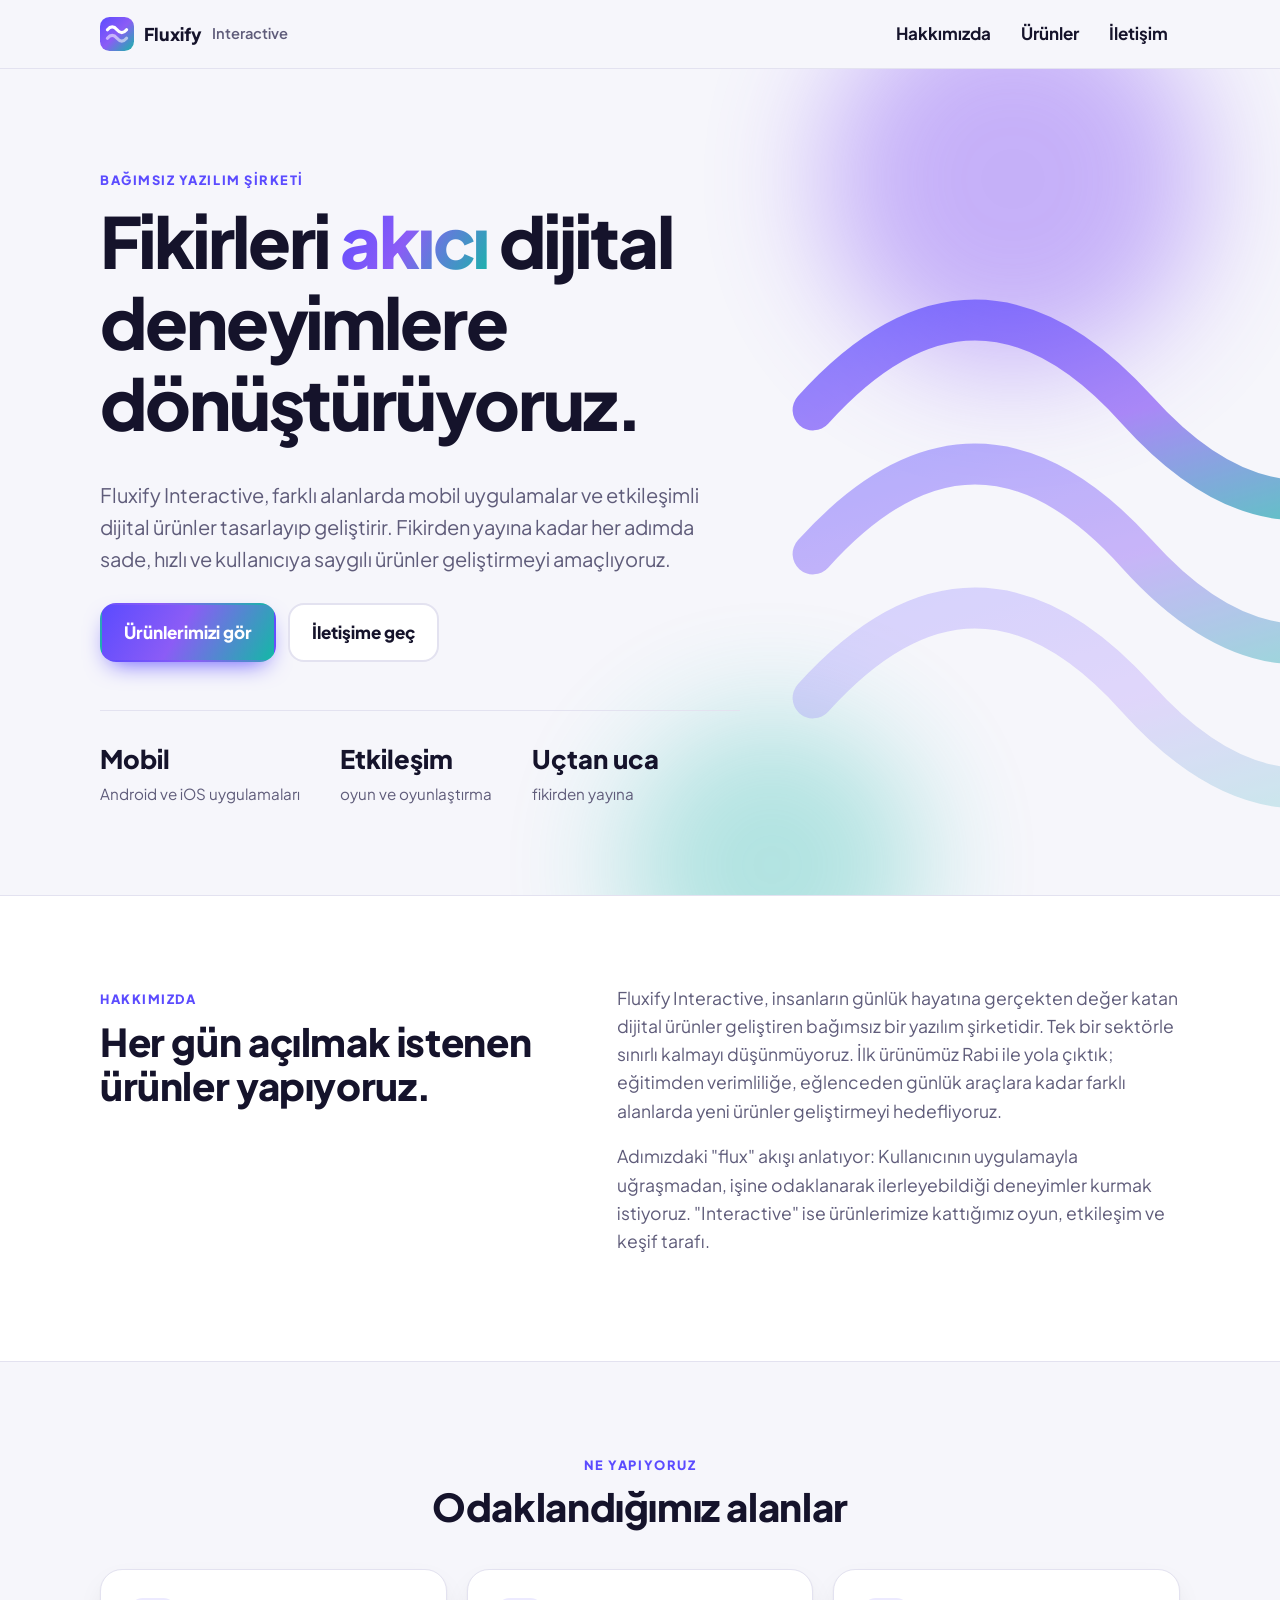
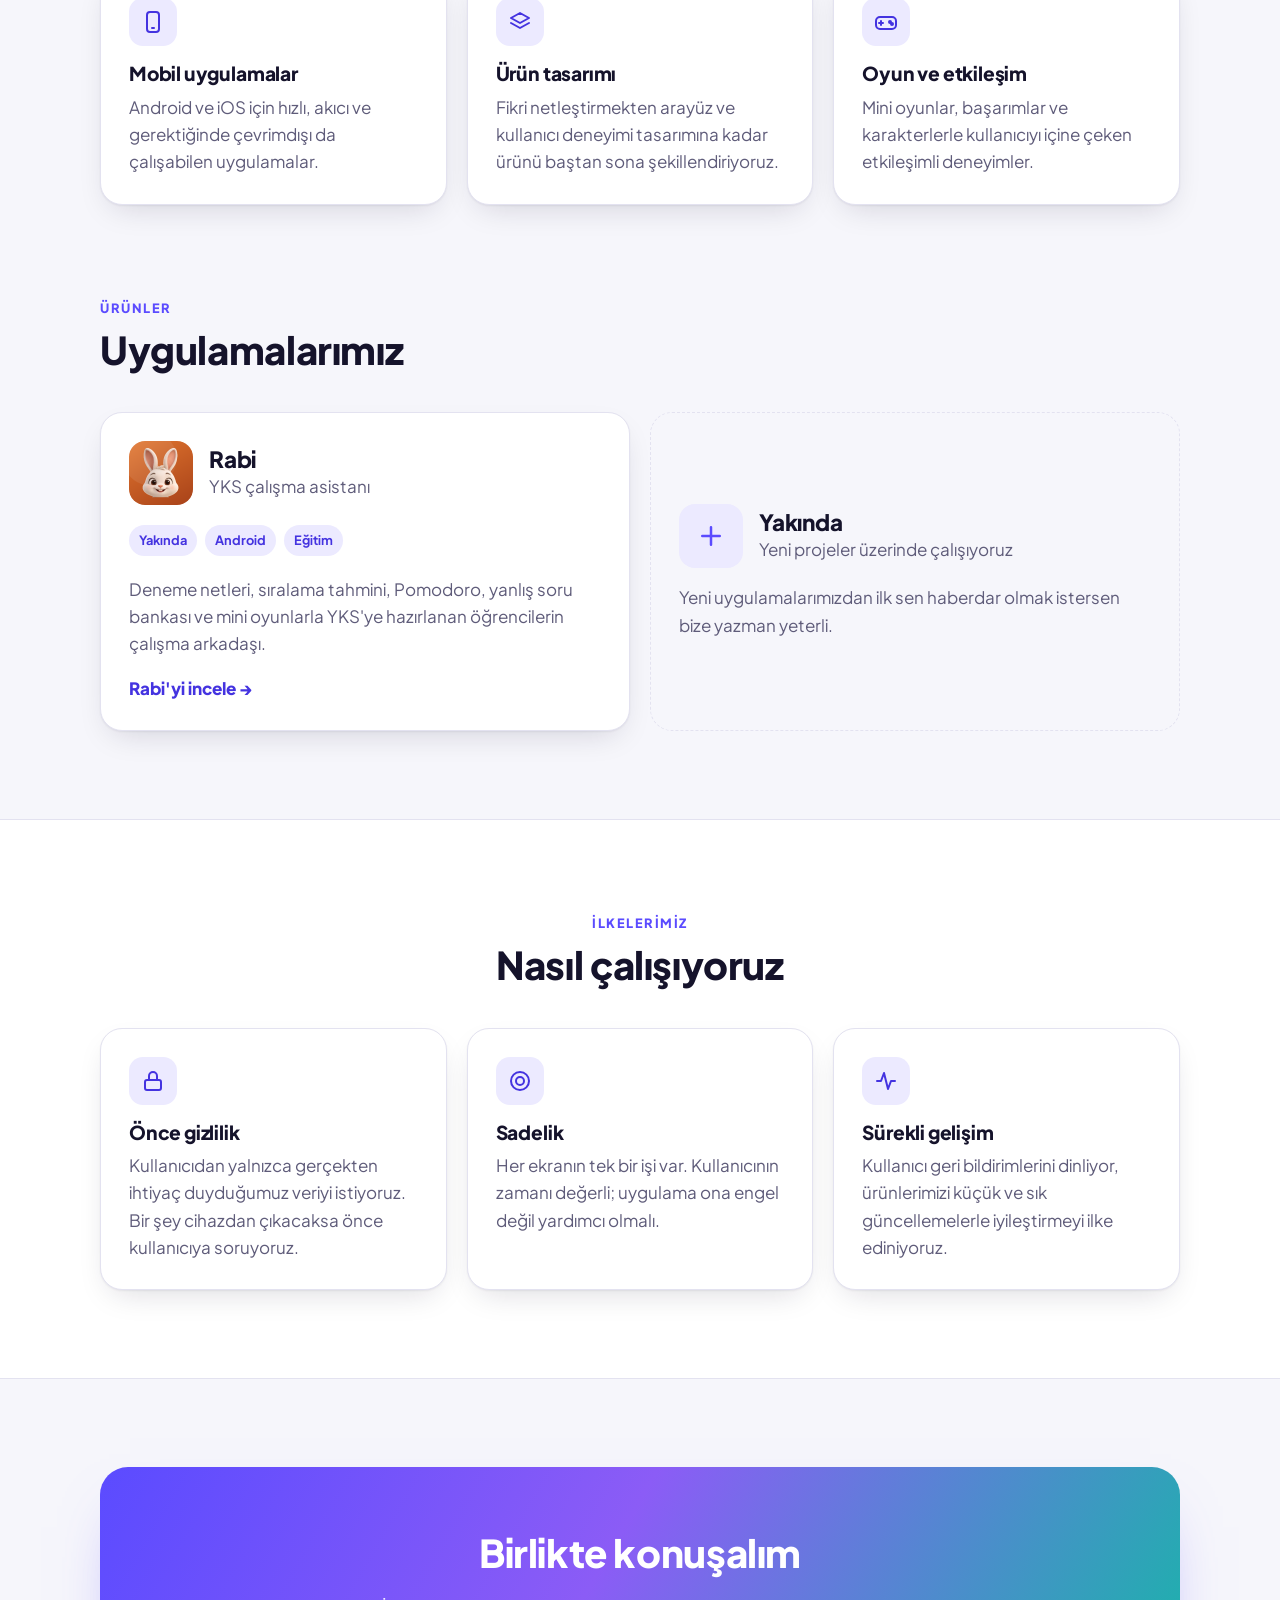
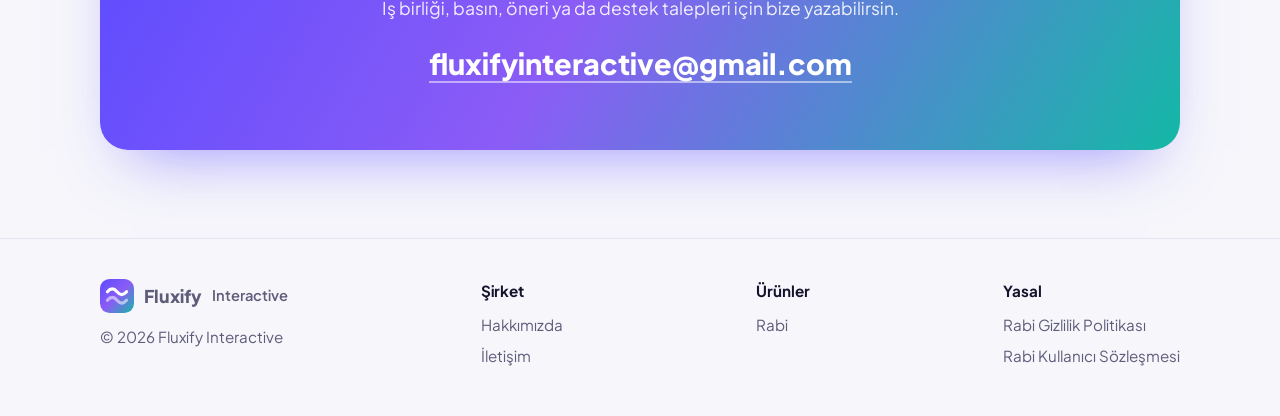
<file: index.html>
<!doctype html>
<html lang="tr">
<head>
<meta charset="utf-8">
<meta name="viewport" content="width=device-width, initial-scale=1">
<title>Fluxify Interactive</title>
<meta name="description" content="Fluxify Interactive, mobil uygulamalar ve etkileşimli dijital ürünler geliştiren bağımsız bir yazılım şirketidir.">
<meta property="og:title" content="Fluxify Interactive">
<meta property="og:description" content="Mobil uygulamalar ve etkileşimli dijital ürünler geliştiren bağımsız yazılım şirketi.">
<meta property="og:image" content="img/logo.svg">
<meta name="theme-color" content="#5B4BFF">
<link rel="icon" href="img/logo.svg" type="image/svg+xml">
<link rel="preconnect" href="https://fonts.googleapis.com">
<link rel="preconnect" href="https://fonts.gstatic.com" crossorigin>
<link rel="stylesheet" href="https://fonts.googleapis.com/css2?family=Plus+Jakarta+Sans:wght@400;500;600;700;800&display=swap">
<link rel="stylesheet" href="style.css">
</head>
<body>

<header class="site-header">
  <div class="wrap">
    <a class="brand" href="./"><img src="img/logo.svg" alt="">Fluxify <small>Interactive</small></a>
    <nav class="nav" aria-label="Ana menü">
      <a href="#hakkimizda">Hakkımızda</a>
      <a href="#urunler">Ürünler</a>
      <a href="#iletisim">İletişim</a>
    </nav>
  </div>
</header>

<main>
  <section class="hero-co">
    <div class="flux-bg" aria-hidden="true">
      <div class="orb o1"></div>
      <div class="orb o2"></div>
      <svg viewBox="0 0 600 600" fill="none">
        <defs>
          <linearGradient id="fl" x1="0" y1="0" x2="1" y2="1">
            <stop offset="0" stop-color="#5B4BFF"/><stop offset=".5" stop-color="#8B5CF6"/><stop offset="1" stop-color="#14B8A6"/>
          </linearGradient>
        </defs>
        <g stroke="url(#fl)" stroke-linecap="round">
          <path d="M40 180c90-100 180-100 270 0s180 100 270 0" stroke-width="34"/>
          <path d="M40 300c90-100 180-100 270 0s180 100 270 0" stroke-width="34" opacity=".6"/>
          <path d="M40 420c90-100 180-100 270 0s180 100 270 0" stroke-width="34" opacity=".3"/>
        </g>
      </svg>
    </div>
    <div class="wrap">
      <span class="eyebrow">Bağımsız yazılım şirketi</span>
      <h1>Fikirleri <span class="grad-text">akıcı</span> dijital deneyimlere dönüştürüyoruz.</h1>
      <p class="lead">Fluxify Interactive, farklı alanlarda mobil uygulamalar ve etkileşimli dijital ürünler tasarlayıp geliştirir. Fikirden yayına kadar her adımda sade, hızlı ve kullanıcıya saygılı ürünler geliştirmeyi amaçlıyoruz.</p>
      <div class="actions">
        <a class="btn btn-flux" href="#urunler">Ürünlerimizi gör</a>
        <a class="btn btn-ghost" href="#iletisim">İletişime geç</a>
      </div>
      <div class="stats">
        <div><b>Mobil</b><span>Android ve iOS uygulamaları</span></div>
        <div><b>Etkileşim</b><span>oyun ve oyunlaştırma</span></div>
        <div><b>Uçtan uca</b><span>fikirden yayına</span></div>
      </div>
    </div>
  </section>

  <section id="hakkimizda" class="band">
    <div class="wrap mission">
      <div>
        <span class="eyebrow">Hakkımızda</span>
        <h2>Her gün açılmak istenen ürünler yapıyoruz.</h2>
      </div>
      <div>
        <p>Fluxify Interactive, insanların günlük hayatına gerçekten değer katan dijital ürünler geliştiren bağımsız bir yazılım şirketidir. Tek bir sektörle sınırlı kalmayı düşünmüyoruz. İlk ürünümüz Rabi ile yola çıktık; eğitimden verimliliğe, eğlenceden günlük araçlara kadar farklı alanlarda yeni ürünler geliştirmeyi hedefliyoruz.</p>
        <p>Adımızdaki "flux" akışı anlatıyor: Kullanıcının uygulamayla uğraşmadan, işine odaklanarak ilerleyebildiği deneyimler kurmak istiyoruz. "Interactive" ise ürünlerimize kattığımız oyun, etkileşim ve keşif tarafı.</p>
      </div>
    </div>
  </section>

  <section id="neler">
    <div class="wrap">
      <div class="section-head center">
        <span class="eyebrow">Ne yapıyoruz</span>
        <h2>Odaklandığımız alanlar</h2>
      </div>
      <div class="grid-3">
        <div class="card">
          <div class="icon-badge" aria-hidden="true"><svg viewBox="0 0 24 24" fill="none" stroke="currentColor" stroke-width="2" stroke-linecap="round" stroke-linejoin="round"><rect x="6" y="2" width="12" height="20" rx="3"/><path d="M11 18h2"/></svg></div>
          <h3>Mobil uygulamalar</h3>
          <p>Android ve iOS için hızlı, akıcı ve gerektiğinde çevrimdışı da çalışabilen uygulamalar.</p>
        </div>
        <div class="card">
          <div class="icon-badge" aria-hidden="true"><svg viewBox="0 0 24 24" fill="none" stroke="currentColor" stroke-width="2" stroke-linecap="round" stroke-linejoin="round"><path d="M12 3 3 8l9 5 9-5-9-5Z"/><path d="m3 13 9 5 9-5"/></svg></div>
          <h3>Ürün tasarımı</h3>
          <p>Fikri netleştirmekten arayüz ve kullanıcı deneyimi tasarımına kadar ürünü baştan sona şekillendiriyoruz.</p>
        </div>
        <div class="card">
          <div class="icon-badge" aria-hidden="true"><svg viewBox="0 0 24 24" fill="none" stroke="currentColor" stroke-width="2" stroke-linecap="round" stroke-linejoin="round"><rect x="2" y="7" width="20" height="12" rx="4"/><path d="M7 11v4M5 13h4"/><circle cx="16" cy="12" r="1"/><circle cx="18" cy="14" r="1"/></svg></div>
          <h3>Oyun ve etkileşim</h3>
          <p>Mini oyunlar, başarımlar ve karakterlerle kullanıcıyı içine çeken etkileşimli deneyimler.</p>
        </div>
      </div>
    </div>
  </section>

  <section id="urunler" style="padding-top:0">
    <div class="wrap">
      <div class="section-head">
        <span class="eyebrow">Ürünler</span>
        <h2>Uygulamalarımız</h2>
      </div>
      <div class="grid-2">
        <a class="card pcard" href="rabi.html">
          <div class="pcard-top">
            <img src="img/rabi/ikon.png" width="64" height="64" alt="">
            <div>
              <h3>Rabi</h3>
              <span class="muted">YKS çalışma asistanı</span>
            </div>
          </div>
          <div class="chips"><span class="chip">Yakında</span><span class="chip">Android</span><span class="chip">Eğitim</span></div>
          <p>Deneme netleri, sıralama tahmini, Pomodoro, yanlış soru bankası ve mini oyunlarla YKS'ye hazırlanan öğrencilerin çalışma arkadaşı.</p>
          <span class="more">Rabi'yi incele →</span>
        </a>
        <div class="card pcard soon-card">
          <div class="pcard-top">
            <div class="ph-icon" aria-hidden="true"><svg viewBox="0 0 24 24" fill="none" stroke="currentColor" stroke-width="2" stroke-linecap="round"><path d="M12 5v14M5 12h14"/></svg></div>
            <div>
              <h3>Yakında</h3>
              <span class="muted">Yeni projeler üzerinde çalışıyoruz</span>
            </div>
          </div>
          <p style="margin:0">Yeni uygulamalarımızdan ilk sen haberdar olmak istersen bize yazman yeterli.</p>
        </div>
      </div>
    </div>
  </section>

  <section id="ilkeler" class="band">
    <div class="wrap">
      <div class="section-head center">
        <span class="eyebrow">İlkelerimiz</span>
        <h2>Nasıl çalışıyoruz</h2>
      </div>
      <div class="grid-3">
        <div class="card">
          <div class="icon-badge" aria-hidden="true"><svg viewBox="0 0 24 24" fill="none" stroke="currentColor" stroke-width="2" stroke-linecap="round" stroke-linejoin="round"><rect x="4" y="11" width="16" height="10" rx="2"/><path d="M8 11V7a4 4 0 0 1 8 0v4"/></svg></div>
          <h3>Önce gizlilik</h3>
          <p>Kullanıcıdan yalnızca gerçekten ihtiyaç duyduğumuz veriyi istiyoruz. Bir şey cihazdan çıkacaksa önce kullanıcıya soruyoruz.</p>
        </div>
        <div class="card">
          <div class="icon-badge" aria-hidden="true"><svg viewBox="0 0 24 24" fill="none" stroke="currentColor" stroke-width="2" stroke-linecap="round" stroke-linejoin="round"><circle cx="12" cy="12" r="9"/><circle cx="12" cy="12" r="4"/></svg></div>
          <h3>Sadelik</h3>
          <p>Her ekranın tek bir işi var. Kullanıcının zamanı değerli; uygulama ona engel değil yardımcı olmalı.</p>
        </div>
        <div class="card">
          <div class="icon-badge" aria-hidden="true"><svg viewBox="0 0 24 24" fill="none" stroke="currentColor" stroke-width="2" stroke-linecap="round" stroke-linejoin="round"><path d="M3 12h4l3-8 4 16 3-8h4"/></svg></div>
          <h3>Sürekli gelişim</h3>
          <p>Kullanıcı geri bildirimlerini dinliyor, ürünlerimizi küçük ve sık güncellemelerle iyileştirmeyi ilke ediniyoruz.</p>
        </div>
      </div>
    </div>
  </section>

  <section id="iletisim">
    <div class="wrap">
      <div class="cta">
        <h2>Birlikte konuşalım</h2>
        <p>İş birliği, basın, öneri ya da destek talepleri için bize yazabilirsin.</p>
        <a class="mail" href="mailto:fluxifyinteractive@gmail.com">fluxifyinteractive@gmail.com</a>
      </div>
    </div>
  </section>
</main>

<footer class="site-footer">
  <div class="wrap">
    <div>
      <a class="brand" href="./"><img src="img/logo.svg" alt="">Fluxify <small>Interactive</small></a>
      <p style="margin-top:12px">© 2026 Fluxify Interactive</p>
    </div>
    <div>
      <h4>Şirket</h4>
      <ul>
        <li><a href="#hakkimizda">Hakkımızda</a></li>
        <li><a href="#iletisim">İletişim</a></li>
      </ul>
    </div>
    <div>
      <h4>Ürünler</h4>
      <ul>
        <li><a href="rabi.html">Rabi</a></li>
      </ul>
    </div>
    <div>
      <h4>Yasal</h4>
      <ul>
        <li><a href="https://ycistak.github.io/Rabi/">Rabi Gizlilik Politikası</a></li>
        <li><a href="https://ycistak.github.io/Rabi/sozlesme.html">Rabi Kullanıcı Sözleşmesi</a></li>
      </ul>
    </div>
  </div>
</footer>

</body>
</html>
</file>
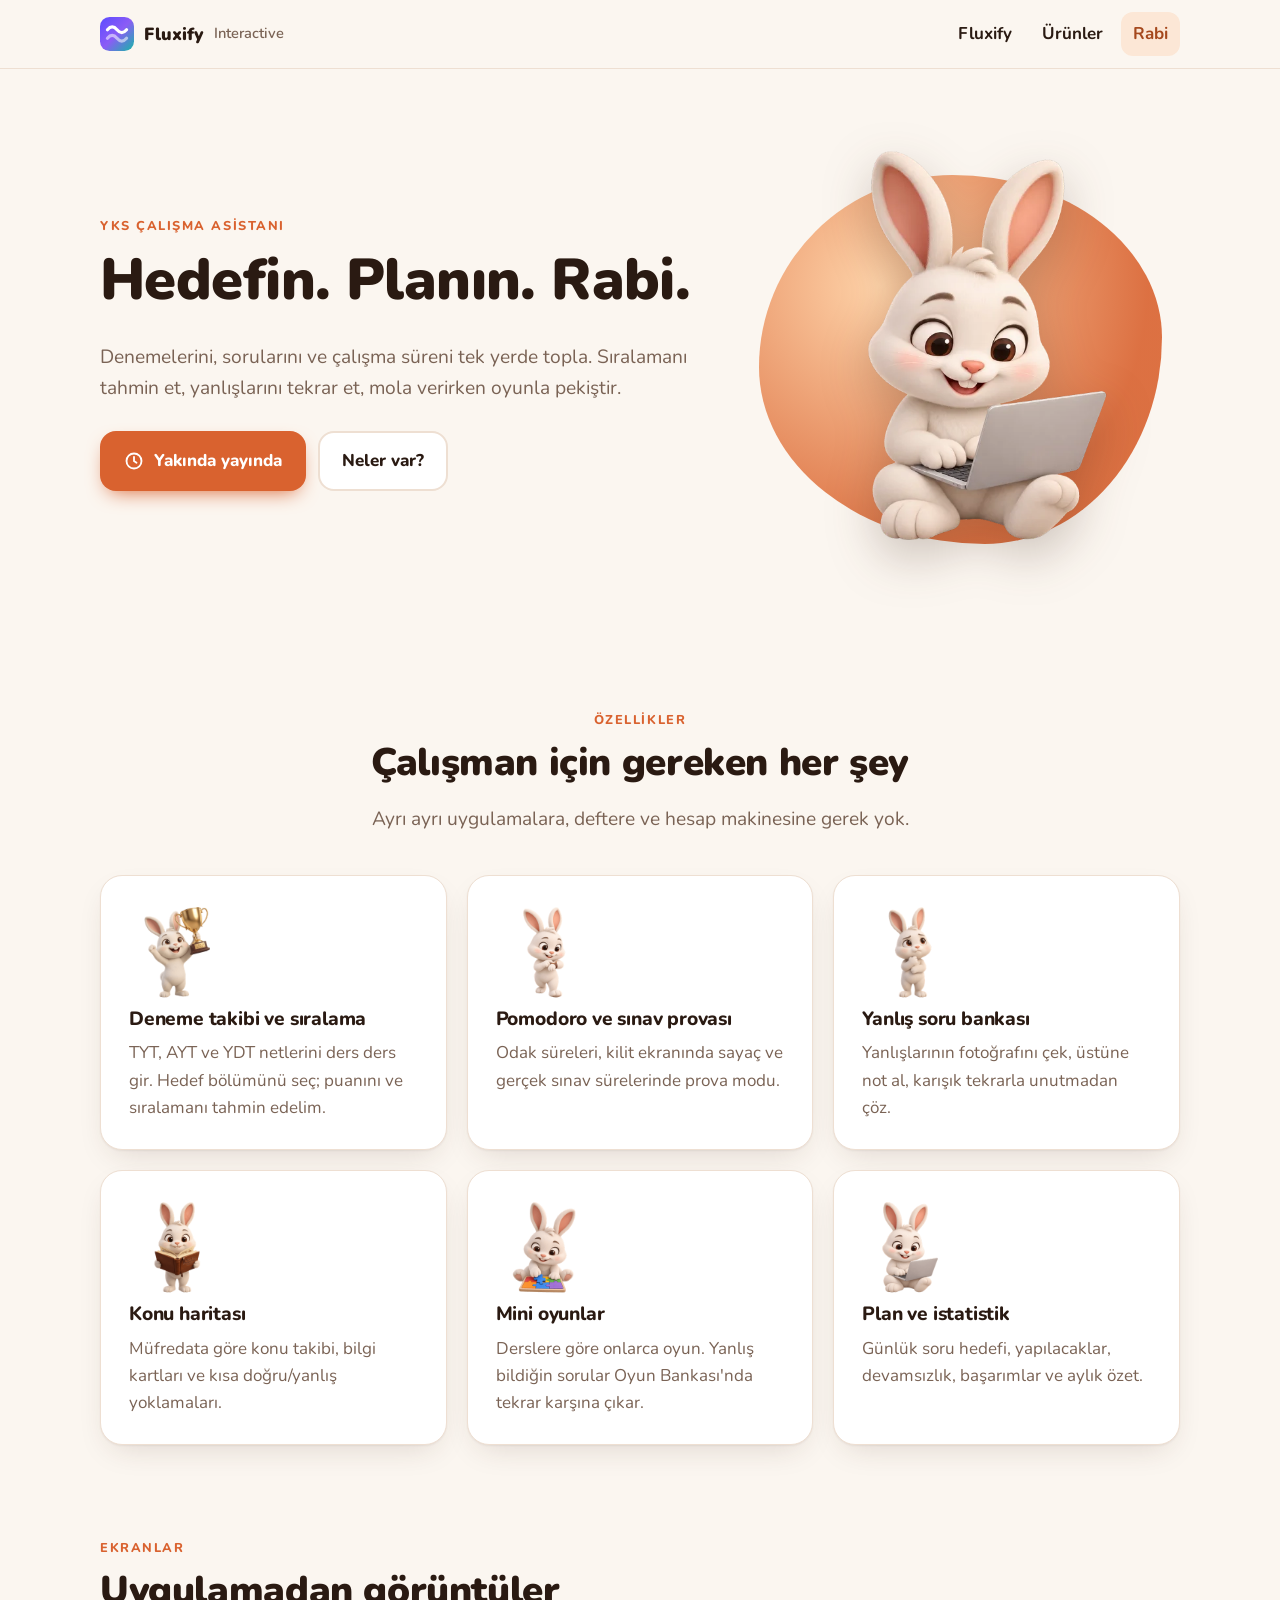
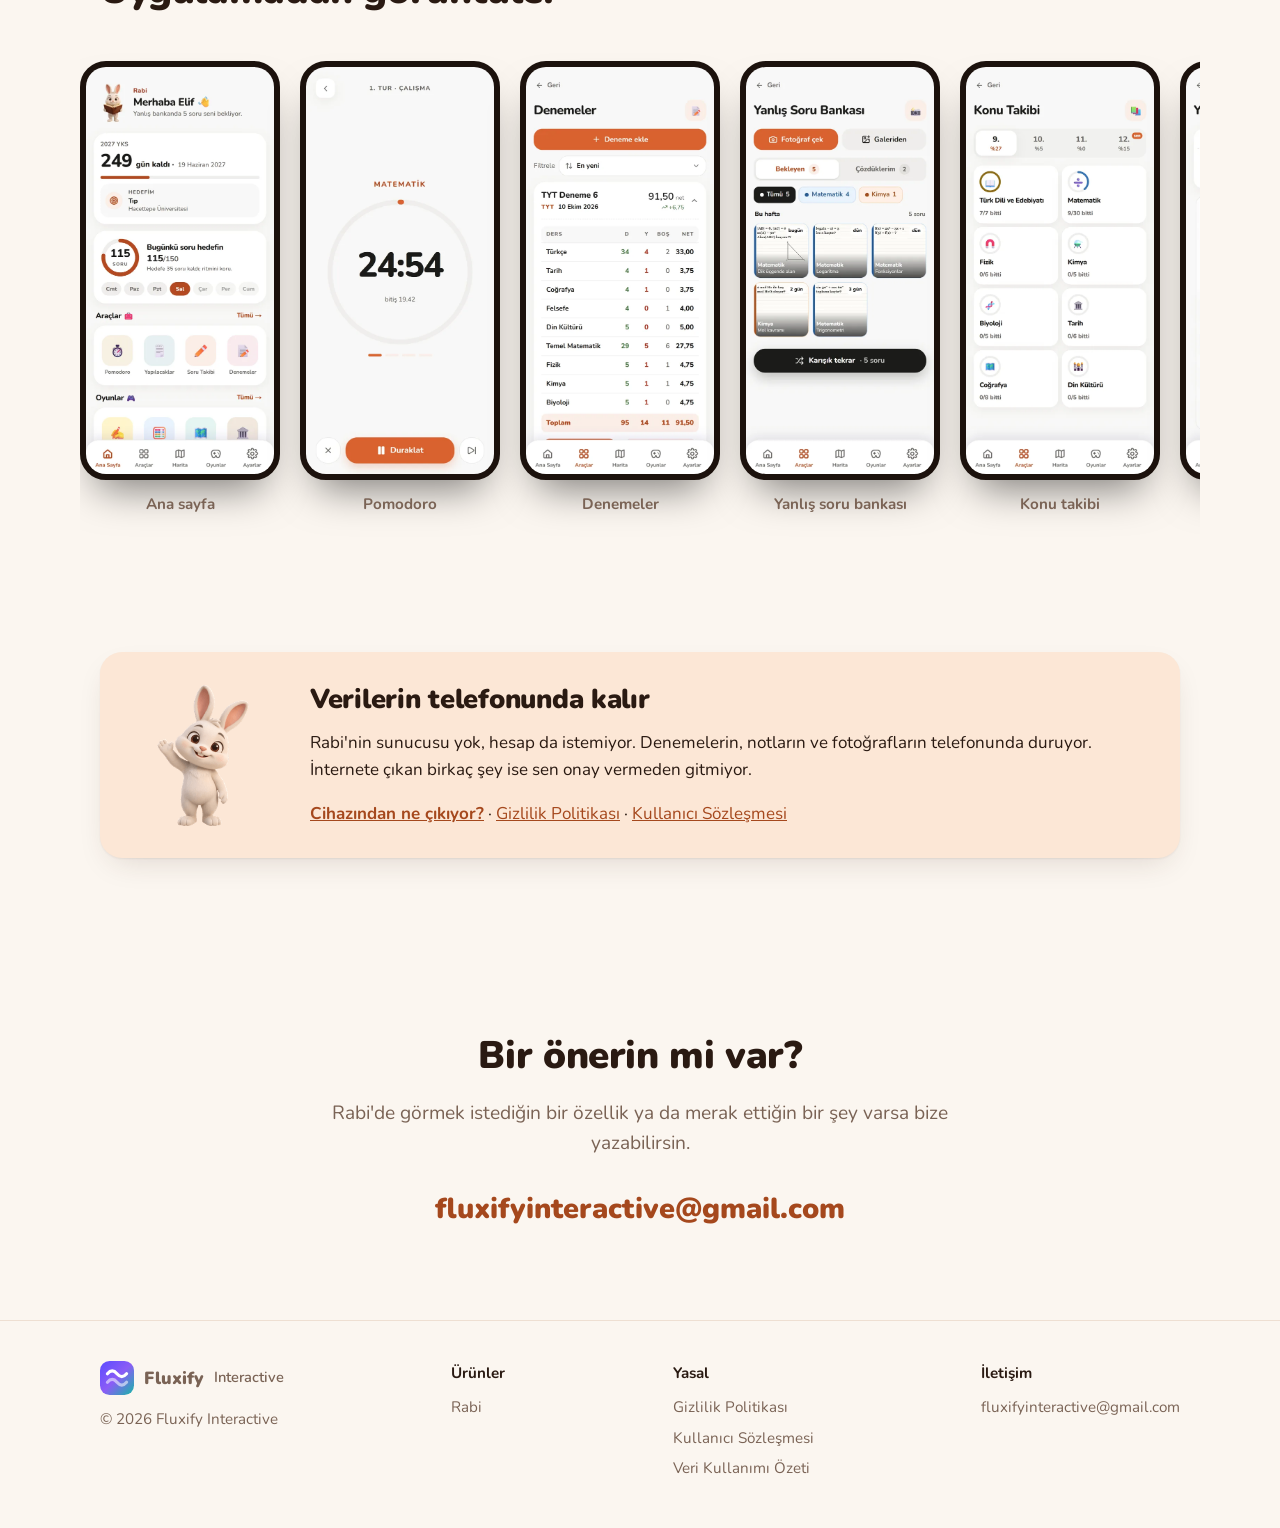
<file: rabi.html>
<!doctype html>
<html lang="tr">
<head>
<meta charset="utf-8">
<meta name="viewport" content="width=device-width, initial-scale=1">
<title>Rabi · YKS Çalışma Asistanı</title>
<meta name="description" content="Rabi, YKS'ye hazırlanan öğrenciler için çalışma asistanı: deneme netleri, sıralama tahmini, Pomodoro, yanlış soru bankası, konu haritası ve mini oyunlar. Hesap yok, veriler telefonunda.">
<meta property="og:title" content="Rabi · Hedefin. Planın. Rabi.">
<meta property="og:description" content="YKS'ye hazırlanan öğrenciler için çalışma asistanı. Hesap yok, veriler telefonunda.">
<meta property="og:image" content="img/rabi/ikon.png">
<meta name="theme-color" content="#D9622F">
<link rel="icon" href="img/rabi/ikon.png" type="image/png">
<link rel="apple-touch-icon" href="apple-touch-icon.png">
<link rel="preconnect" href="https://fonts.googleapis.com">
<link rel="preconnect" href="https://fonts.gstatic.com" crossorigin>
<link rel="stylesheet" href="https://fonts.googleapis.com/css2?family=Nunito:wght@400;600;700;800;900&display=swap">
<link rel="stylesheet" href="style.css">
</head>
<body class="theme-rabi">

<header class="site-header">
  <div class="wrap">
    <a class="brand" href="./"><img src="img/logo.svg" alt="">Fluxify <small>Interactive</small></a>
    <nav class="nav" aria-label="Ana menü">
      <a href="./">Fluxify</a>
      <a href="./#urunler">Ürünler</a>
      <a href="rabi.html" aria-current="page">Rabi</a>
    </nav>
  </div>
</header>

<main>
  <section class="hero">
    <div class="wrap hero-grid">
      <div>
        <span class="eyebrow">YKS çalışma asistanı</span>
        <h1>Hedefin. Planın. Rabi.</h1>
        <p class="lead">Denemelerini, sorularını ve çalışma süreni tek yerde topla. Sıralamanı tahmin et, yanlışlarını tekrar et, mola verirken oyunla pekiştir.</p>
        <div class="actions">
          <span class="btn btn-primary soon-badge" aria-label="Rabi yakında yayında">
            <svg viewBox="0 0 24 24" aria-hidden="true" fill="none" stroke="currentColor" stroke-width="2.2" stroke-linecap="round"><circle cx="12" cy="12" r="9"/><path d="M12 7v5l3 2"/></svg>
            Yakında yayında
          </span>
          <a class="btn btn-ghost" href="#ozellikler">Neler var?</a>
        </div>
      </div>
      <div class="hero-art">
        <div class="blob" aria-hidden="true"></div>
        <img src="img/rabi/laptoplu-buyuk.webp" width="640" height="640" alt="Laptopta ders çalışan tavşan Rabi">
      </div>
    </div>
  </section>

  <section id="ozellikler">
    <div class="wrap">
      <div class="section-head center">
        <span class="eyebrow">Özellikler</span>
        <h2>Çalışman için gereken her şey</h2>
        <p class="lead">Ayrı ayrı uygulamalara, deftere ve hesap makinesine gerek yok.</p>
      </div>
      <div class="grid-3">
        <div class="card">
          <img src="img/rabi/tavsan-kupali.png" width="96" height="96" alt="" loading="lazy">
          <h3>Deneme takibi ve sıralama</h3>
          <p>TYT, AYT ve YDT netlerini ders ders gir. Hedef bölümünü seç; puanını ve sıralamanı tahmin edelim.</p>
        </div>
        <div class="card">
          <img src="img/rabi/tavsan-saatli.png" width="96" height="96" alt="" loading="lazy">
          <h3>Pomodoro ve sınav provası</h3>
          <p>Odak süreleri, kilit ekranında sayaç ve gerçek sınav sürelerinde prova modu.</p>
        </div>
        <div class="card">
          <img src="img/rabi/tavsan-dusunen.png" width="96" height="96" alt="" loading="lazy">
          <h3>Yanlış soru bankası</h3>
          <p>Yanlışlarının fotoğrafını çek, üstüne not al, karışık tekrarla unutmadan çöz.</p>
        </div>
        <div class="card">
          <img src="img/rabi/tavsan-okuyan.png" width="96" height="96" alt="" loading="lazy">
          <h3>Konu haritası</h3>
          <p>Müfredata göre konu takibi, bilgi kartları ve kısa doğru/yanlış yoklamaları.</p>
        </div>
        <div class="card">
          <img src="img/rabi/tavsan-yapboz.png" width="96" height="96" alt="" loading="lazy">
          <h3>Mini oyunlar</h3>
          <p>Derslere göre onlarca oyun. Yanlış bildiğin sorular Oyun Bankası'nda tekrar karşına çıkar.</p>
        </div>
        <div class="card">
          <img src="img/rabi/tavsan-laptoplu.png" width="96" height="96" alt="" loading="lazy">
          <h3>Plan ve istatistik</h3>
          <p>Günlük soru hedefi, yapılacaklar, devamsızlık, başarımlar ve aylık özet.</p>
        </div>
      </div>
    </div>
  </section>

  <section id="ekranlar" style="padding-top:0">
    <div class="wrap section-head">
      <span class="eyebrow">Ekranlar</span>
      <h2>Uygulamadan görüntüler</h2>
    </div>
    <div class="shots" tabindex="0" aria-label="Ekran görüntüleri, yana kaydırılabilir">
      <figure><div class="phone"><img src="img/ekran/ana-sayfa.webp" width="540" height="1169" alt="Ana sayfa: sınava kalan gün, hedef ve günlük soru hedefi" loading="lazy"></div><figcaption>Ana sayfa</figcaption></figure>
      <figure><div class="phone"><img src="img/ekran/pomodoro.webp" width="540" height="1169" alt="Pomodoro sayacı" loading="lazy"></div><figcaption>Pomodoro</figcaption></figure>
      <figure><div class="phone"><img src="img/ekran/deneme.webp" width="540" height="1169" alt="Deneme sonucu: ders ders doğru, yanlış ve net" loading="lazy"></div><figcaption>Denemeler</figcaption></figure>
      <figure><div class="phone"><img src="img/ekran/yanlis-soru.webp" width="540" height="1169" alt="Yanlış soru bankası" loading="lazy"></div><figcaption>Yanlış soru bankası</figcaption></figure>
      <figure><div class="phone"><img src="img/ekran/konu-takibi.webp" width="540" height="1169" alt="Konu takibi" loading="lazy"></div><figcaption>Konu takibi</figcaption></figure>
      <figure><div class="phone"><img src="img/ekran/yapilacaklar.webp" width="540" height="1169" alt="Yapılacaklar ve günlük plan" loading="lazy"></div><figcaption>Yapılacaklar</figcaption></figure>
    </div>
  </section>

  <section style="padding-top:24px">
    <div class="wrap">
      <div class="card privacy">
        <img src="img/rabi/tavsan-el-sallayan.png" width="150" height="150" alt="" loading="lazy">
        <div>
          <h2 style="font-size:1.7rem">Verilerin telefonunda kalır</h2>
          <p>Rabi'nin sunucusu yok, hesap da istemiyor. Denemelerin, notların ve fotoğrafların telefonunda duruyor. İnternete çıkan birkaç şey ise sen onay vermeden gitmiyor.</p>
          <p style="margin:0"><a href="https://ycistak.github.io/Rabi/veri-ozeti.html"><b>Cihazından ne çıkıyor?</b></a> · <a href="https://ycistak.github.io/Rabi/">Gizlilik Politikası</a> · <a href="https://ycistak.github.io/Rabi/sozlesme.html">Kullanıcı Sözleşmesi</a></p>
        </div>
      </div>
    </div>
  </section>

  <section class="contact">
    <div class="wrap">
      <h2>Bir önerin mi var?</h2>
      <p class="lead" style="margin:0 auto 1.4em">Rabi'de görmek istediğin bir özellik ya da merak ettiğin bir şey varsa bize yazabilirsin.</p>
      <a class="mail" href="mailto:fluxifyinteractive@gmail.com">fluxifyinteractive@gmail.com</a>
    </div>
  </section>
</main>

<footer class="site-footer">
  <div class="wrap">
    <div>
      <a class="brand" href="./"><img src="img/logo.svg" alt="">Fluxify <small>Interactive</small></a>
      <p style="margin-top:12px">© 2026 Fluxify Interactive</p>
    </div>
    <div>
      <h4>Ürünler</h4>
      <ul>
        <li><a href="rabi.html">Rabi</a></li>
      </ul>
    </div>
    <div>
      <h4>Yasal</h4>
      <ul>
        <li><a href="https://ycistak.github.io/Rabi/">Gizlilik Politikası</a></li>
        <li><a href="https://ycistak.github.io/Rabi/sozlesme.html">Kullanıcı Sözleşmesi</a></li>
        <li><a href="https://ycistak.github.io/Rabi/veri-ozeti.html">Veri Kullanımı Özeti</a></li>
      </ul>
    </div>
    <div>
      <h4>İletişim</h4>
      <ul>
        <li><a href="mailto:fluxifyinteractive@gmail.com">fluxifyinteractive@gmail.com</a></li>
      </ul>
    </div>
  </div>
</footer>

</body>
</html>
</file>
<file: style.css>
/* Fluxify Interactive: şirketin kendi kimliği (mor → turkuaz akış) */
:root {
  --paper: #F6F6FB;
  --card: #FFFFFF;
  --ink: #15132B;
  --muted: #5F5C7A;
  --line: #E3E2F0;
  --accent: #5B4BFF;
  --accent-deep: #4433E0;
  --accent-soft: #ECEAFF;
  --teal: #14B8A6;
  --flux: linear-gradient(120deg, #5B4BFF 0%, #8B5CF6 45%, #14B8A6 100%);
  --cream: #FFF4E9;
  --font: "Plus Jakarta Sans", system-ui, -apple-system, "Segoe UI", sans-serif;
  --radius: 22px;
  --shadow: 0 1px 2px rgba(21, 19, 43, .06), 0 12px 32px -12px rgba(21, 19, 43, .18);
  --wrap: 1120px;
  color-scheme: light;
}

@media (prefers-color-scheme: dark) {
  :root {
    --paper: #0D0C1A;
    --card: #17152B;
    --ink: #F1F0FA;
    --muted: #A6A3C2;
    --line: #2A2745;
    --accent: #8A7DFF;
    --accent-deep: #A99FFF;
    --accent-soft: #24204A;
    --shadow: 0 1px 2px rgba(0, 0, 0, .3), 0 12px 32px -12px rgba(0, 0, 0, .6);
    color-scheme: dark;
  }
}

/* Rabi ürün sayfası: Rabi'nin marka renkleri ve fontu */
.theme-rabi {
  --paper: #FBF6F0;
  --card: #FFFFFF;
  --ink: #2A1A12;
  --muted: #7A6355;
  --line: #EEDFD2;
  --accent: #D9622F;
  --accent-deep: #A5481D;
  --accent-soft: #FCE7D6;
  --font: "Nunito", system-ui, -apple-system, "Segoe UI", sans-serif;
  --shadow: 0 1px 2px rgba(66, 39, 25, .06), 0 12px 32px -12px rgba(66, 39, 25, .18);
}
@media (prefers-color-scheme: dark) {
  .theme-rabi {
    --paper: #17110D;
    --card: #221913;
    --ink: #F7ECE2;
    --muted: #B9A291;
    --line: #3A2B21;
    --accent: #EC7A45;
    --accent-deep: #F29A6B;
    --accent-soft: #3A2318;
    --shadow: 0 1px 2px rgba(0, 0, 0, .3), 0 12px 32px -12px rgba(0, 0, 0, .6);
  }
}

* { box-sizing: border-box; }
html { scroll-behavior: smooth; -webkit-text-size-adjust: 100%; }
body {
  margin: 0;
  background: var(--paper);
  color: var(--ink);
  font: 400 17px/1.6 var(--font);
  -webkit-font-smoothing: antialiased;
}
img { max-width: 100%; height: auto; display: block; }
a { color: var(--accent-deep); }
h1, h2, h3 { line-height: 1.15; margin: 0 0 .5em; letter-spacing: -.01em; }
h1 { font-size: clamp(2.2rem, 5.5vw, 3.6rem); font-weight: 900; }
h2 { font-size: clamp(1.7rem, 3.6vw, 2.4rem); font-weight: 900; }
h3 { font-size: 1.2rem; font-weight: 800; }
p { margin: 0 0 1em; }

.wrap { max-width: var(--wrap); margin: 0 auto; padding: 0 20px; }
.eyebrow {
  display: inline-block; font-size: .8rem; font-weight: 800; letter-spacing: .12em;
  text-transform: uppercase; color: var(--accent); margin-bottom: .8em;
}
.lead { font-size: 1.2rem; color: var(--muted); max-width: 36em; }
.muted { color: var(--muted); }

/* Üst menü */
.site-header {
  position: sticky; top: 0; z-index: 10;
  background: color-mix(in srgb, var(--paper) 86%, transparent);
  backdrop-filter: saturate(1.4) blur(12px);
  -webkit-backdrop-filter: saturate(1.4) blur(12px);
  border-bottom: 1px solid var(--line);
}
.site-header .wrap { display: flex; align-items: center; gap: 24px; height: 68px; }
.brand { display: flex; align-items: center; gap: 10px; text-decoration: none; color: var(--ink); font-weight: 900; font-size: 1.1rem; }
.brand img { width: 34px; height: 34px; }
.brand small { font-weight: 600; color: var(--muted); }
.nav { margin-left: auto; display: flex; gap: 6px; }
.nav a { text-decoration: none; color: var(--ink); font-weight: 700; padding: 8px 12px; border-radius: 12px; }
.nav a:hover, .nav a[aria-current="page"] { background: var(--accent-soft); color: var(--accent-deep); }

/* Butonlar */
.btn {
  display: inline-flex; align-items: center; gap: 10px; text-decoration: none;
  font-weight: 800; padding: 14px 22px; border-radius: 16px; border: 2px solid transparent;
  transition: transform .15s ease, box-shadow .15s ease;
}
.btn:hover { transform: translateY(-1px); }
.btn-primary { background: var(--accent); color: #fff; box-shadow: 0 8px 20px -8px var(--accent); }
.btn-ghost { border-color: var(--line); color: var(--ink); background: var(--card); }
.btn svg { width: 20px; height: 20px; }
.actions { display: flex; flex-wrap: wrap; gap: 12px; margin-top: 28px; }

/* Bölümler */
section { padding: 88px 0; }
.hero { padding: 72px 0 56px; }
.hero-grid { display: grid; grid-template-columns: 1.15fr .85fr; gap: 48px; align-items: center; }
.hero-art { position: relative; }
.hero-art .blob {
  position: absolute; inset: 8% 4% 4%; border-radius: 48% 52% 44% 56% / 52% 44% 56% 48%;
  background: radial-gradient(circle at 30% 30%, #FFD0A2, var(--accent) 70%);
  opacity: .9;
}
.hero-art img { position: relative; margin: 0 auto; width: min(100%, 420px); filter: drop-shadow(0 18px 24px rgba(66, 39, 25, .25)); }

.card {
  background: var(--card); border: 1px solid var(--line); border-radius: var(--radius);
  box-shadow: var(--shadow); padding: 28px;
}

/* Değerler / özellikler */
.grid-3 { display: grid; grid-template-columns: repeat(3, 1fr); gap: 20px; }
.grid-3 .card img { width: 96px; height: 96px; object-fit: contain; margin-bottom: 8px; }
.grid-3 .card p { color: var(--muted); margin: 0; }
.icon-badge {
  width: 48px; height: 48px; border-radius: 14px; display: grid; place-items: center;
  background: var(--accent-soft); color: var(--accent-deep); margin-bottom: 16px; font-size: 1.4rem;
}

/* Ekran görüntüleri şeridi */
.shots {
  display: grid; grid-auto-flow: column; grid-auto-columns: minmax(200px, 240px); gap: 20px;
  overflow-x: auto; padding: 8px 20px 24px; scroll-snap-type: x mandatory;
  max-width: var(--wrap); margin: 0 auto;
}
.shots figure { margin: 0; scroll-snap-align: start; }
.shots .phone { width: 100%; max-width: none; }
.shots figcaption { text-align: center; font-weight: 700; color: var(--muted); margin-top: 12px; font-size: .95rem; }

/* Gizlilik bandı */
.privacy {
  display: grid; grid-template-columns: auto 1fr; gap: 32px; align-items: center;
  background: var(--accent-soft); border: 0;
}
.privacy img { width: 150px; }

/* İletişim */
.contact { text-align: center; }
.contact .mail { font-size: clamp(1.2rem, 3.5vw, 1.8rem); font-weight: 900; text-decoration: none; color: var(--accent-deep); word-break: break-word; }

/* Alt bilgi */
.site-footer { border-top: 1px solid var(--line); padding: 40px 0 48px; color: var(--muted); font-size: .95rem; }
.site-footer .wrap { display: flex; flex-wrap: wrap; gap: 24px 48px; justify-content: space-between; }
.site-footer h4 { color: var(--ink); margin: 0 0 10px; font-size: .95rem; }
.site-footer ul { list-style: none; padding: 0; margin: 0; display: grid; gap: 6px; }
.site-footer a { color: var(--muted); text-decoration: none; }
.site-footer a:hover { color: var(--accent-deep); text-decoration: underline; }

.center { text-align: center; }
.center .lead { margin-left: auto; margin-right: auto; }
.section-head { margin-bottom: 40px; }

@media (max-width: 860px) {
  section { padding: 64px 0; }
  .hero-grid { grid-template-columns: 1fr; }
  .hero { padding: 32px 0 40px; }
  .hero-grid { gap: 20px; }
  .hero-art { order: -1; width: 200px; margin: 0 auto; }
  .grid-3 { grid-template-columns: 1fr; }
  .privacy { grid-template-columns: 1fr; text-align: center; }
  .privacy img { margin: 0 auto; width: 120px; }
  .nav a { padding: 8px; font-size: .95rem; }
  .brand small { display: none; }
}
@media (max-width: 420px) {
  .site-header .wrap { gap: 8px; padding: 0 16px; }
  .wrap { padding: 0 16px; }
  .nav { gap: 0; }
  .nav a { padding: 6px; font-size: .9rem; }
}
@media (prefers-reduced-motion: reduce) {
  html { scroll-behavior: auto; }
  .btn { transition: none; }
}

/* Telefon çerçevesi (Rabi ekran görüntüleri) */
.phone {
  border-radius: 26px; overflow: hidden;
  border: 6px solid #1c120d; background: #1c120d; box-shadow: 0 24px 40px -16px rgba(0, 0, 0, .5);
}

/* ---------- Fluxify şirket sayfası ---------- */
.grad-text { background: var(--flux); -webkit-background-clip: text; background-clip: text; color: transparent; }
.btn-flux { background: var(--flux); color: #fff; box-shadow: 0 10px 24px -10px #5B4BFF; }

.hero-co { position: relative; overflow: hidden; padding: 96px 0 88px; }
.hero-co .wrap { position: relative; z-index: 1; }
.hero-co h1 { font-size: clamp(2.4rem, 6.2vw, 4.4rem); max-width: 10.5em; font-weight: 800; letter-spacing: -.03em; }
.hero-co .lead { font-size: 1.25rem; max-width: 30em; }
.flux-bg { position: absolute; inset: 0; z-index: 0; pointer-events: none; }
.flux-bg svg { position: absolute; right: -16%; top: 50%; transform: translateY(-40%); width: min(58vw, 720px); opacity: .7; }
.orb { position: absolute; border-radius: 50%; filter: blur(60px); opacity: .45; }
.orb.o1 { width: 380px; height: 380px; background: #8B5CF6; right: 6%; top: -80px; }
.orb.o2 { width: 300px; height: 300px; background: #14B8A6; right: 28%; bottom: -120px; opacity: .3; }

.stats { display: flex; flex-wrap: wrap; gap: 14px 40px; margin-top: 48px; padding-top: 28px; border-top: 1px solid var(--line); max-width: 640px; }
.stats div b { display: block; font-size: 1.6rem; font-weight: 800; }
.stats div span { color: var(--muted); font-size: .95rem; }

.grid-2 { display: grid; grid-template-columns: repeat(2, 1fr); gap: 20px; }
.pcard {
  display: flex; flex-direction: column; text-decoration: none; color: var(--ink);
  transition: transform .2s ease, box-shadow .2s ease, border-color .2s ease;
}
a.pcard:hover { transform: translateY(-4px); border-color: var(--accent); box-shadow: 0 20px 40px -18px rgba(91, 75, 255, .45); }
.pcard-top { display: flex; align-items: center; gap: 16px; margin-bottom: 16px; }
.pcard-top img { width: 64px; height: 64px; border-radius: 16px; }
.pcard-top h3 { margin: 0; font-size: 1.4rem; }
.pcard p { color: var(--muted); }
.chips { display: flex; flex-wrap: wrap; gap: 8px; margin: 4px 0 20px; }
.chip { font-size: .8rem; font-weight: 700; padding: 5px 10px; border-radius: 999px; background: var(--accent-soft); color: var(--accent-deep); }
.chip.live { background: rgba(20, 184, 166, .14); color: #0F8F82; }
.pcard .more { margin-top: auto; font-weight: 800; color: var(--accent-deep); }
.pcard.soon-card { border-style: dashed; box-shadow: none; background: transparent; justify-content: center; align-items: flex-start; }
.ph-icon { width: 64px; height: 64px; border-radius: 16px; background: var(--accent-soft); display: grid; place-items: center; }
.ph-icon svg { width: 30px; height: 30px; color: var(--accent); }

.icon-badge svg { width: 24px; height: 24px; }
.band { background: var(--card); border-top: 1px solid var(--line); border-bottom: 1px solid var(--line); }
.mission { display: grid; grid-template-columns: .9fr 1.1fr; gap: 56px; align-items: start; }
.mission p { color: var(--muted); font-size: 1.1rem; }

.cta {
  text-align: center; color: #fff; border: 0; padding: 64px 28px;
  background: var(--flux); border-radius: 28px; box-shadow: 0 30px 60px -30px rgba(91, 75, 255, .6);
}
.cta h2 { color: #fff; }
.cta p { opacity: .9; font-size: 1.1rem; }
.cta .mail { color: #fff; font-size: clamp(1.15rem, 3.5vw, 1.8rem); font-weight: 800; text-decoration: none; word-break: break-word; border-bottom: 2px solid rgba(255, 255, 255, .5); }

@media (max-width: 860px) {
  .hero-co { padding: 56px 0 48px; }
  .flux-bg svg { width: 120vw; right: -40%; top: 0; transform: none; opacity: .35; }
  .grid-2, .mission { grid-template-columns: 1fr; gap: 24px; }
}
.soon-badge { cursor: default; }
.soon-badge:hover { transform: none; }
</file>
